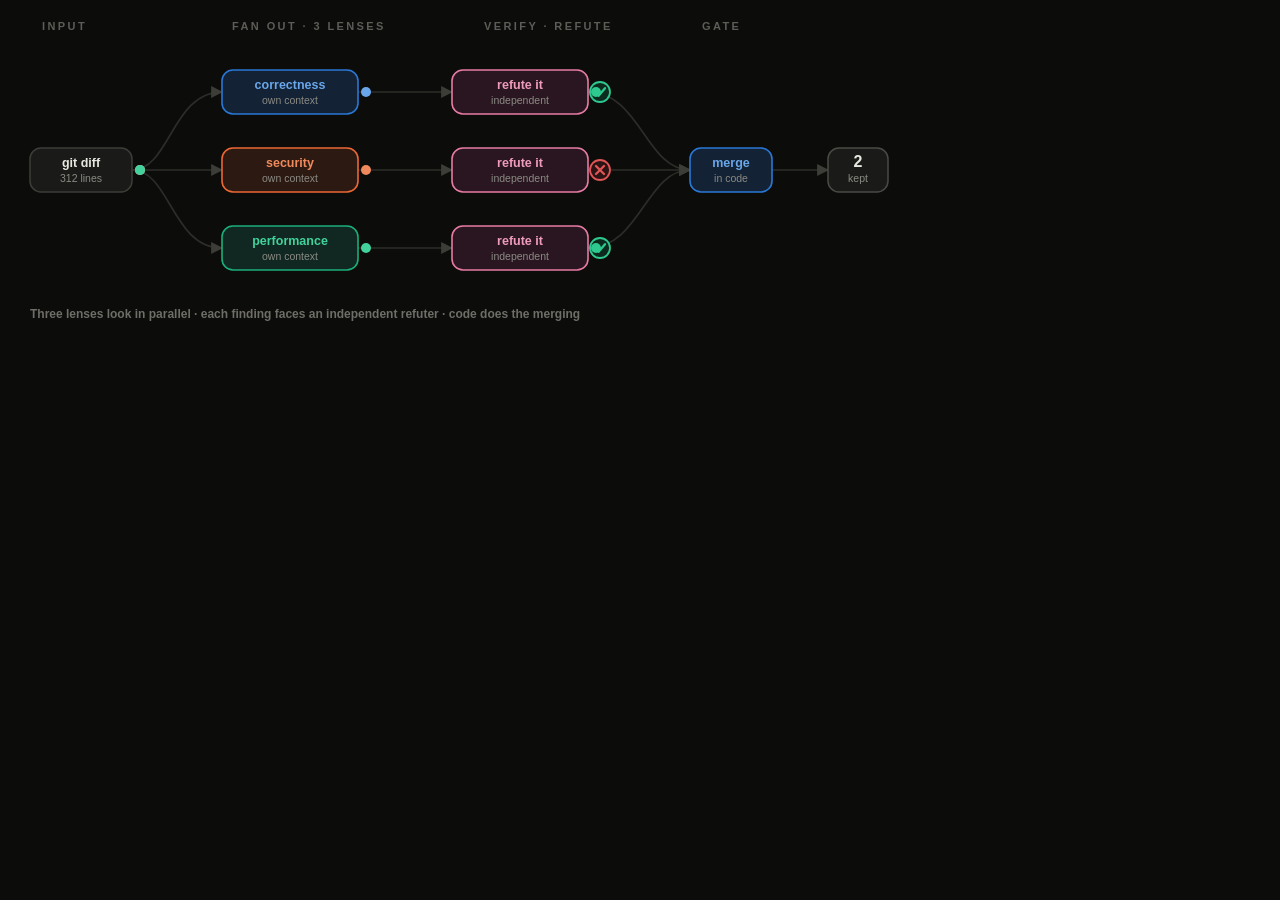
<file: tools/graph-engineering.html>
<!-- Source for docs/assets/img/graph-engineering.gif.
     Every animation shares one 6s cycle and is frozen at --t, so frames can be
     sampled deterministically: set document.documentElement.style --t to
     0, 6/N, 2*6/N … and snapshot at 900x340, then
       magick -delay 12 -loop 0 f*.png -colors 96 -layers OptimizePlus out.gif -->
<!DOCTYPE html>
<html><head><meta charset="utf-8"><style>
  *{margin:0;padding:0;box-sizing:border-box}
  html,body{width:900px;height:340px;overflow:hidden;background:#0c0c0b}
  body{font-family:-apple-system,BlinkMacSystemFont,"Segoe UI",Helvetica,Arial,sans-serif}
  svg{display:block}
  .lbl{font-size:12.5px;font-weight:700;fill:#e8e7e0}
  .sub{font-size:10.5px;font-weight:500;fill:#8b8a84}
  .cap{font-size:12px;font-weight:600;fill:#6e6d67}
  .stage{font-size:11px;font-weight:800;fill:#5d5c57;letter-spacing:2.4px}

  /* every animation shares one 6s cycle, frozen at --t by the frame renderer */
  .a{animation-duration:6s;animation-iteration-count:infinite;animation-timing-function:linear;
     animation-play-state:paused;animation-delay:calc(var(--t,0) * -1s)}

  /* edge pulses ------------------------------------------------------- */
  @keyframes fan{0%,2%{opacity:0}4%{opacity:1}18%{opacity:1}20%,100%{opacity:0}}
  @keyframes hop{0%,26%{opacity:0}28%{opacity:1}42%{opacity:1}44%,100%{opacity:0}}
  @keyframes out{0%,62%{opacity:0}64%{opacity:1}80%{opacity:1}82%,100%{opacity:0}}
  .p1{animation-name:fan} .p2{animation-name:hop} .p3{animation-name:out}

  @keyframes m1{0%,2%{transform:translate(0,0)}20%,100%{transform:var(--to)}}
  .mv{animation-name:m1}
  @keyframes m2{0%,26%{transform:translate(0,0)}44%,100%{transform:var(--to)}}
  .mv2{animation-name:m2}
  @keyframes m3{0%,62%{transform:translate(0,0)}82%,100%{transform:var(--to)}}
  .mv3{animation-name:m3}

  /* node activation ---------------------------------------------------- */
  @keyframes lensOn{0%,16%{opacity:.32}20%{opacity:1}46%{opacity:1}52%,100%{opacity:.32}}
  .lens{animation-name:lensOn}
  @keyframes verOn{0%,42%{opacity:.3}46%{opacity:1}88%{opacity:1}94%,100%{opacity:.3}}
  .ver{animation-name:verOn}
  @keyframes gateOn{0%,60%{opacity:.3}64%{opacity:1}92%{opacity:1}96%,100%{opacity:.3}}
  .gate{animation-name:gateOn}

  /* verdicts: two survive, one is refuted -------------------------------- */
  @keyframes pass{0%,50%{opacity:0}56%{opacity:1}92%{opacity:1}96%,100%{opacity:0}}
  @keyframes kill{0%,50%{opacity:0}56%{opacity:1}92%{opacity:1}96%,100%{opacity:0}}
  .pass{animation-name:pass} .kill{animation-name:kill}

  /* the refuted finding never leaves the verifier */
  @keyframes result{0%,78%{opacity:0}84%{opacity:1}96%{opacity:1}99%,100%{opacity:0}}
  .res{animation-name:result}
</style></head><body>

<svg width="900" height="340" viewBox="0 0 900 340">
  <defs>
    <marker id="ar" markerWidth="7" markerHeight="7" refX="6.4" refY="3.5" orient="auto">
      <path d="M0,0 L7,3.5 L0,7 z" fill="#3d3d38"/>
    </marker>
  </defs>

  <!-- stage captions -->
  <text class="stage" x="42"  y="30">INPUT</text>
  <text class="stage" x="232" y="30">FAN OUT · 3 LENSES</text>
  <text class="stage" x="484" y="30">VERIFY · REFUTE</text>
  <text class="stage" x="702" y="30">GATE</text>

  <!-- ── edges ───────────────────────────────────────────────────────── -->
  <g stroke="#2c2c28" stroke-width="1.7" fill="none" marker-end="url(#ar)">
    <path d="M132 170 C 170 170, 172 92,  222 92"/>
    <path d="M132 170 H 222"/>
    <path d="M132 170 C 170 170, 172 248, 222 248"/>
    <path d="M358 92  H 452"/><path d="M358 170 H 452"/><path d="M358 248 H 452"/>
    <path d="M588 92  C 640 92,  646 170, 690 170"/>
    <path d="M588 170 H 690"/>
    <path d="M588 248 C 640 248, 646 170, 690 170"/>
    <path d="M772 170 H 828"/>
  </g>

  <!-- ── input ───────────────────────────────────────────────────────── -->
  <g>
    <rect x="30" y="148" width="102" height="44" rx="11" fill="#1a1a18" stroke="#3d3d38" stroke-width="1.5"/>
    <text class="lbl" x="81" y="167" text-anchor="middle">git diff</text>
    <text class="sub" x="81" y="182" text-anchor="middle">312 lines</text>
  </g>

  <!-- ── three lenses ────────────────────────────────────────────────── -->
  <g class="a lens">
    <rect x="222" y="70" width="136" height="44" rx="11" fill="#132234" stroke="#2a78d6" stroke-width="1.6"/>
    <text class="lbl" x="290" y="89"  text-anchor="middle" style="fill:#6aa6ea">correctness</text>
    <text class="sub" x="290" y="104" text-anchor="middle">own context</text>
  </g>
  <g class="a lens">
    <rect x="222" y="148" width="136" height="44" rx="11" fill="#2c1a12" stroke="#eb6834" stroke-width="1.6"/>
    <text class="lbl" x="290" y="167" text-anchor="middle" style="fill:#f08a5c">security</text>
    <text class="sub" x="290" y="182" text-anchor="middle">own context</text>
  </g>
  <g class="a lens">
    <rect x="222" y="226" width="136" height="44" rx="11" fill="#102821" stroke="#1baf7a" stroke-width="1.6"/>
    <text class="lbl" x="290" y="245" text-anchor="middle" style="fill:#42d29c">performance</text>
    <text class="sub" x="290" y="260" text-anchor="middle">own context</text>
  </g>

  <!-- ── verifiers ───────────────────────────────────────────────────── -->
  <g class="a ver">
    <rect x="452" y="70" width="136" height="44" rx="11" fill="#2a1620" stroke="#e87ba4" stroke-width="1.6"/>
    <text class="lbl" x="520" y="89"  text-anchor="middle" style="fill:#ef9bbd">refute it</text>
    <text class="sub" x="520" y="104" text-anchor="middle">independent</text>
  </g>
  <g class="a ver">
    <rect x="452" y="148" width="136" height="44" rx="11" fill="#2a1620" stroke="#e87ba4" stroke-width="1.6"/>
    <text class="lbl" x="520" y="167" text-anchor="middle" style="fill:#ef9bbd">refute it</text>
    <text class="sub" x="520" y="182" text-anchor="middle">independent</text>
  </g>
  <g class="a ver">
    <rect x="452" y="226" width="136" height="44" rx="11" fill="#2a1620" stroke="#e87ba4" stroke-width="1.6"/>
    <text class="lbl" x="520" y="245" text-anchor="middle" style="fill:#ef9bbd">refute it</text>
    <text class="sub" x="520" y="260" text-anchor="middle">independent</text>
  </g>

  <!-- verdicts -->
  <g class="a pass"><circle cx="600" cy="92" r="10" fill="#0d2a1f" stroke="#2ec98f" stroke-width="1.8"/>
    <path d="M595 92 l3.6 3.8 6.4 -7.6" stroke="#2ec98f" stroke-width="2.3" fill="none" stroke-linecap="round" stroke-linejoin="round"/></g>
  <g class="a kill"><circle cx="600" cy="170" r="10" fill="#2c1414" stroke="#e05555" stroke-width="1.8"/>
    <path d="M596 166 l8 8 M604 166 l-8 8" stroke="#e05555" stroke-width="2.3" stroke-linecap="round"/></g>
  <g class="a pass"><circle cx="600" cy="248" r="10" fill="#0d2a1f" stroke="#2ec98f" stroke-width="1.8"/>
    <path d="M595 248 l3.6 3.8 6.4 -7.6" stroke="#2ec98f" stroke-width="2.3" fill="none" stroke-linecap="round" stroke-linejoin="round"/></g>

  <!-- ── deterministic gate ──────────────────────────────────────────── -->
  <g class="a gate">
    <rect x="690" y="148" width="82" height="44" rx="11" fill="#132234" stroke="#2a78d6" stroke-width="1.6"/>
    <text class="lbl" x="731" y="167" text-anchor="middle" style="fill:#6aa6ea">merge</text>
    <text class="sub" x="731" y="182" text-anchor="middle">in code</text>
  </g>

  <!-- ── result ──────────────────────────────────────────────────────── -->
  <g class="a res">
    <rect x="828" y="148" width="60" height="44" rx="11" fill="#1a1a18" stroke="#4a4a45" stroke-width="1.5"/>
    <text class="lbl" x="858" y="167" text-anchor="middle" style="font-size:16px">2</text>
    <text class="sub" x="858" y="182" text-anchor="middle">kept</text>
  </g>

  <!-- ── travelling pulses ───────────────────────────────────────────── -->
  <!-- diff → lenses -->
  <g class="a p1"><circle class="a mv" cx="140" cy="170" r="5" fill="#6aa6ea" style="--to:translate(74px,-78px)"/></g>
  <g class="a p1"><circle class="a mv" cx="140" cy="170" r="5" fill="#f08a5c" style="--to:translate(74px,0px)"/></g>
  <g class="a p1"><circle class="a mv" cx="140" cy="170" r="5" fill="#42d29c" style="--to:translate(74px,78px)"/></g>
  <!-- lenses → verifiers (a finding each) -->
  <g class="a p2"><circle class="a mv2" cx="366" cy="92"  r="5" fill="#6aa6ea" style="--to:translate(80px,0px)"/></g>
  <g class="a p2"><circle class="a mv2" cx="366" cy="170" r="5" fill="#f08a5c" style="--to:translate(80px,0px)"/></g>
  <g class="a p2"><circle class="a mv2" cx="366" cy="248" r="5" fill="#42d29c" style="--to:translate(80px,0px)"/></g>
  <!-- survivors → gate (the middle one is gone) -->
  <g class="a p3"><circle class="a mv3" cx="596" cy="92"  r="5" fill="#2ec98f" style="--to:translate(98px,78px)"/></g>
  <g class="a p3"><circle class="a mv3" cx="596" cy="248" r="5" fill="#2ec98f" style="--to:translate(98px,-78px)"/></g>

  <!-- footer note -->
  <text class="cap" x="30" y="318">Three lenses look in parallel · each finding faces an independent refuter · code does the merging</text>
</svg>
</body></html>
</file>
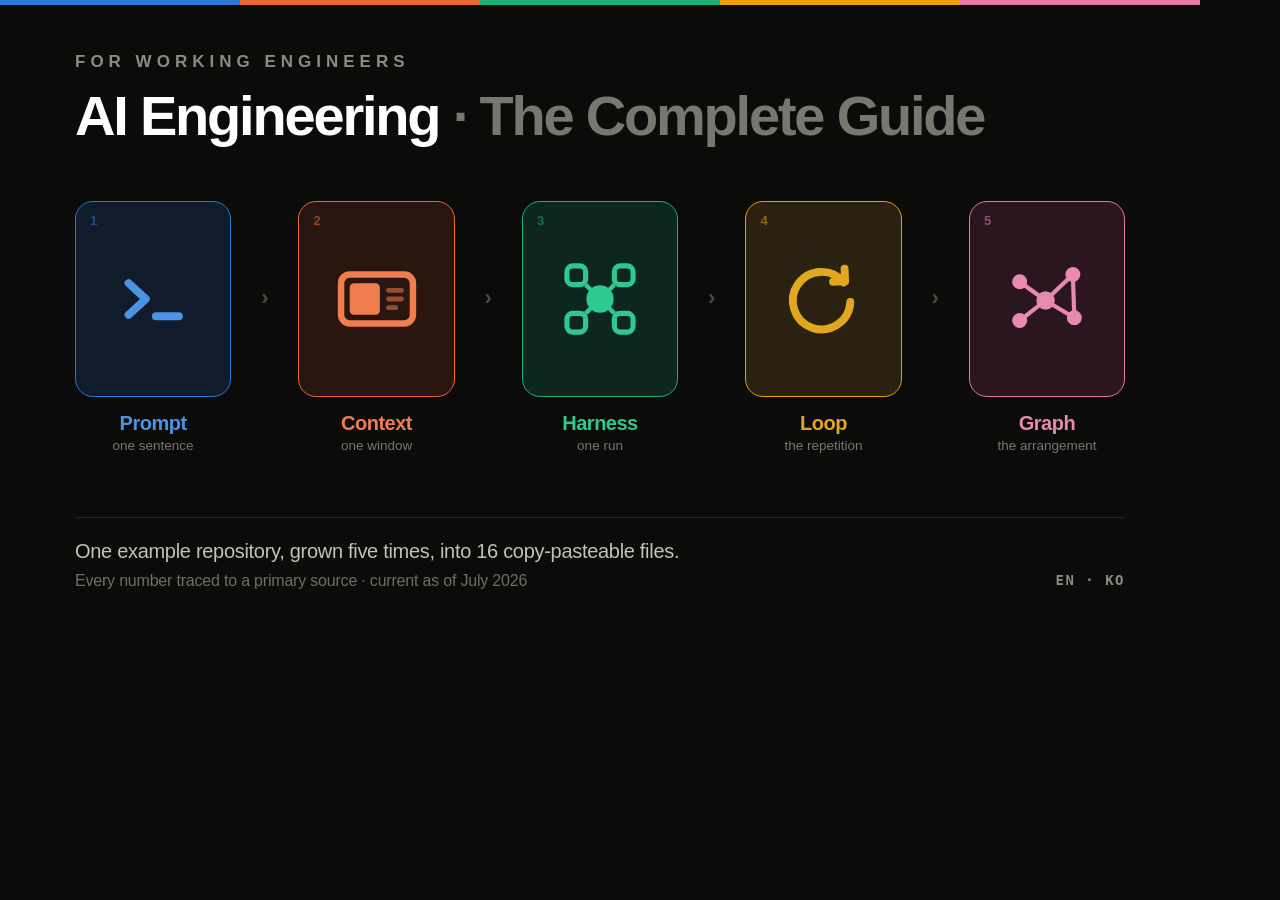
<file: tools/og-en.html>
<!-- Source for docs/assets/og.png (1200x630 social preview).
     Render at exactly 1200x630 and export as PNG. -->
<!DOCTYPE html>
<html><head><meta charset="utf-8"><style>
  *{margin:0;padding:0;box-sizing:border-box}
  html,body{width:1200px;height:630px;overflow:hidden}
  body{background:#0b0b0a;color:#fff;
    font-family:-apple-system,BlinkMacSystemFont,"Segoe UI",Helvetica,Arial,sans-serif;
    position:relative}
  .rule{position:absolute;inset:0 0 auto 0;height:5px;display:flex}
  .rule i{flex:1}
  .wrap{padding:52px 75px 0}
  .eyebrow{font-size:17px;font-weight:800;letter-spacing:5px;color:#8b8a84}
  h1{font-size:56px;font-weight:800;letter-spacing:-2.2px;line-height:1.06;margin-top:14px}
  h1 em{font-style:normal;color:#77766f}

  .row{display:flex;align-items:flex-start;gap:30px;margin-top:56px}
  .cell{width:186px}
  .card{height:196px;border-radius:18px;display:grid;place-items:center;
    border:1.6px solid;position:relative}
  .card svg{width:92px;height:92px}
  .n{position:absolute;top:11px;left:14px;font-size:13px;font-weight:800;opacity:.55}
  .name{margin-top:15px;font-size:20px;font-weight:800;letter-spacing:-.5px;text-align:center}
  .unit{margin-top:3px;font-size:13.5px;font-weight:500;color:#77766f;text-align:center}
  .arrow{align-self:center;margin-top:-58px;color:#4a4a45;font-size:22px;font-weight:700}

  .foot{position:absolute;left:75px;right:75px;bottom:40px}
  .foot hr{border:0;border-top:1px solid #26262300;border-top-color:#262623;margin-bottom:22px}
  .f1{font-size:20px;color:#c3c2b7;letter-spacing:-.3px}
  .f2{margin-top:9px;font-size:16px;color:#6e6d67;letter-spacing:-.2px;
      display:flex;justify-content:space-between}
  .f2 b{font-weight:700;color:#8b8a84;letter-spacing:1.5px;
        font-family:ui-monospace,SFMono-Regular,Menlo,monospace;font-size:14px}
</style></head><body>

<div class="rule"><i style="background:#2a78d6"></i><i style="background:#eb6834"></i><i style="background:#1baf7a"></i><i style="background:#eda100"></i><i style="background:#e87ba4"></i></div>

<div class="wrap">
  <div class="eyebrow">FOR WORKING ENGINEERS</div>
  <h1>AI Engineering <em>· The Complete Guide</em></h1>

  <div class="row">

    <!-- 1 PROMPT — a terminal prompt: what you type -->
    <div class="cell">
      <div class="card" style="border-color:#2a78d6;background:#101c2b">
        <span class="n" style="color:#2a78d6">1</span>
        <svg viewBox="0 0 64 64" fill="none" stroke="#4b93e4" stroke-width="5.5"
             stroke-linecap="round" stroke-linejoin="round">
          <path d="M15 21 L27 32 L15 43"/><path d="M34 44 H50"/>
        </svg>
      </div>
      <div class="name" style="color:#4b93e4">Prompt</div>
      <div class="unit">one sentence</div>
    </div>
    <div class="arrow">›</div>

    <!-- 2 CONTEXT — a window with a finite budget partly spent -->
    <div class="cell">
      <div class="card" style="border-color:#eb6834;background:#2a1610">
        <span class="n" style="color:#eb6834">2</span>
        <svg viewBox="0 0 64 64" fill="none" stroke="#ef7d4d" stroke-width="4.5">
          <rect x="7" y="15" width="50" height="34" rx="6"/>
          <rect x="13" y="21" width="21" height="22" rx="3" fill="#ef7d4d" stroke="none"/>
          <path d="M40 26 h9 M40 32 h9 M40 38 h5" stroke-width="3.4" stroke-linecap="round" opacity=".55"/>
        </svg>
      </div>
      <div class="name" style="color:#ef7d4d">Context</div>
      <div class="unit">one window</div>
    </div>
    <div class="arrow">›</div>

    <!-- 3 HARNESS — everything strapped around the model -->
    <div class="cell">
      <div class="card" style="border-color:#1baf7a;background:#0d2620">
        <span class="n" style="color:#1baf7a">3</span>
        <svg viewBox="0 0 64 64" fill="none" stroke="#2ec98f" stroke-width="3.6">
          <path d="M22 22 L28 28 M42 22 L36 28 M22 42 L28 36 M42 42 L36 36" stroke-width="3"/>
          <circle cx="32" cy="32" r="9.5" fill="#2ec98f" stroke="none"/>
          <rect x="9"  y="9"  width="13" height="13" rx="4"/>
          <rect x="42" y="9"  width="13" height="13" rx="4"/>
          <rect x="9"  y="42" width="13" height="13" rx="4"/>
          <rect x="42" y="42" width="13" height="13" rx="4"/>
        </svg>
      </div>
      <div class="name" style="color:#2ec98f">Harness</div>
      <div class="unit">one run</div>
    </div>
    <div class="arrow">›</div>

    <!-- 4 LOOP — it comes back round on its own -->
    <div class="cell">
      <div class="card" style="border-color:#eda100;background:#2b2110">
        <span class="n" style="color:#eda100">4</span>
        <svg viewBox="0 0 64 64" fill="none" stroke="#e0a821" stroke-width="5.5"
             stroke-linecap="round" stroke-linejoin="round">
          <path d="M46.5 20.5 A20 20 0 1 0 51 34"/>
          <path d="M39 20 L47.4 19.6 L47 11"/>
        </svg>
      </div>
      <div class="name" style="color:#e0a821">Loop</div>
      <div class="unit">the repetition</div>
    </div>
    <div class="arrow">›</div>

    <!-- 5 GRAPH — fan out, verify, merge -->
    <div class="cell">
      <div class="card" style="border-color:#e87ba4;background:#2b1620">
        <span class="n" style="color:#e87ba4">5</span>
        <svg viewBox="0 0 64 64" fill="none" stroke="#e88ab0" stroke-width="2.9">
          <path d="M13 20 L31 33 M13 47 L31 33 M31 33 L50 15 M31 33 L51 45 M50 15 L51 45"/>
          <circle cx="13" cy="20" r="5.2" fill="#e88ab0" stroke="none"/>
          <circle cx="13" cy="47" r="5.2" fill="#e88ab0" stroke="none"/>
          <circle cx="31" cy="33" r="6.4" fill="#e88ab0" stroke="none"/>
          <circle cx="50" cy="15" r="5.2" fill="#e88ab0" stroke="none"/>
          <circle cx="51" cy="45" r="5.2" fill="#e88ab0" stroke="none"/>
        </svg>
      </div>
      <div class="name" style="color:#e88ab0">Graph</div>
      <div class="unit">the arrangement</div>
    </div>

  </div>
</div>

<div class="foot">
  <hr>
  <div class="f1">One example repository, grown five times, into 16 copy-pasteable files.</div>
  <div class="f2"><span>Every number traced to a primary source · current as of July 2026</span><b>EN · KO</b></div>
</div>

</body></html>
</file>
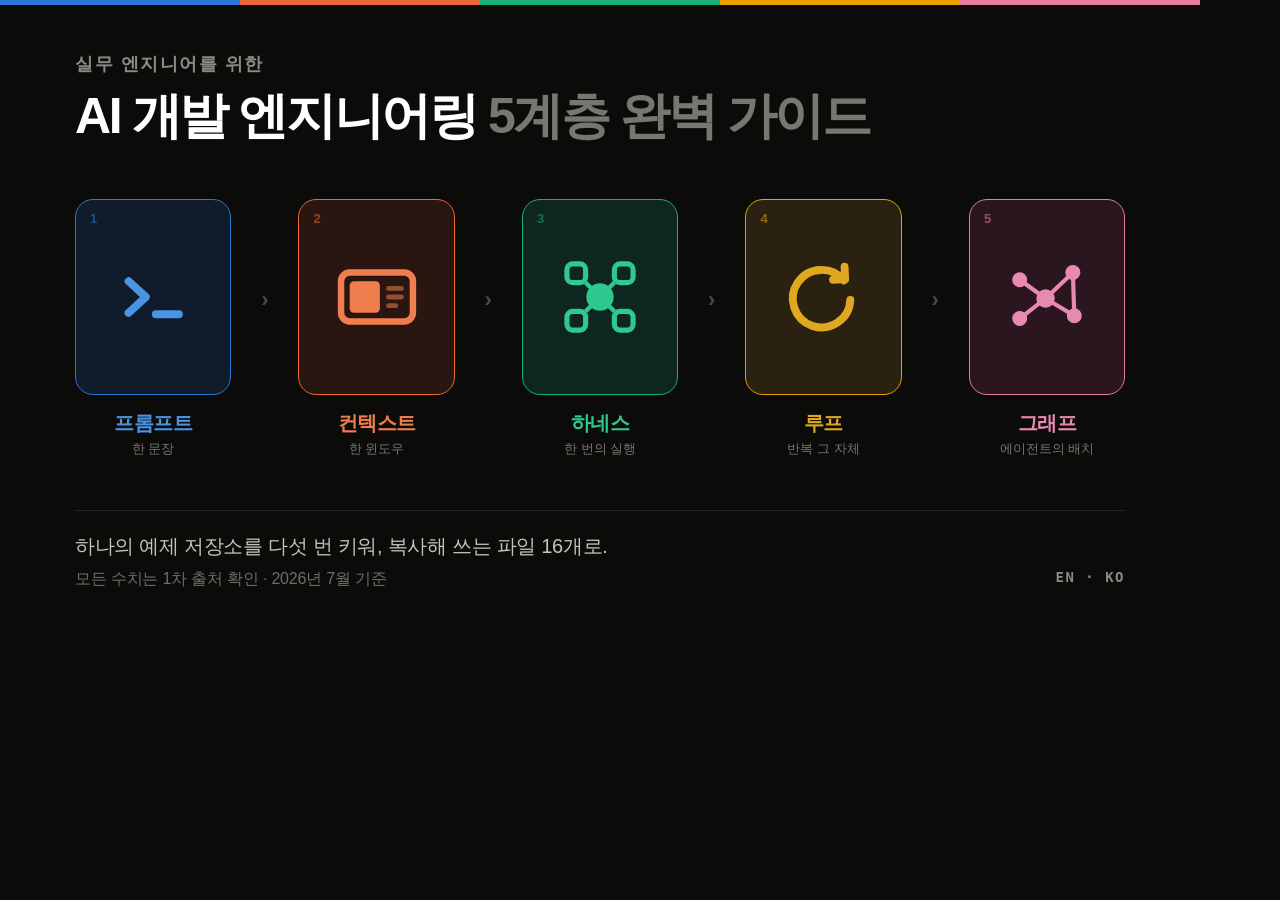
<file: tools/og-ko.html>
<!-- Source for docs/assets/og-ko.png (1200x630 social preview).
     Render at exactly 1200x630 and export as PNG. -->
<!DOCTYPE html>
<html><head><meta charset="utf-8"><style>
  *{margin:0;padding:0;box-sizing:border-box}
  html,body{width:1200px;height:630px;overflow:hidden}
  body{background:#0b0b0a;color:#fff;
    font-family:-apple-system,BlinkMacSystemFont,"Segoe UI",Helvetica,Arial,sans-serif;
    position:relative}
  .rule{position:absolute;inset:0 0 auto 0;height:5px;display:flex}
  .rule i{flex:1}
  .wrap{padding:52px 75px 0}
  .eyebrow{font-size:18px;font-weight:700;letter-spacing:1.5px;color:#8b8a84}
  h1{font-size:50px;font-weight:800;letter-spacing:-2.4px;line-height:1.06;margin-top:14px}
  h1 em{font-style:normal;color:#77766f}

  .row{display:flex;align-items:flex-start;gap:30px;margin-top:56px}
  .cell{width:186px}
  .card{height:196px;border-radius:18px;display:grid;place-items:center;
    border:1.6px solid;position:relative}
  .card svg{width:92px;height:92px}
  .n{position:absolute;top:11px;left:14px;font-size:13px;font-weight:800;opacity:.55}
  .name{margin-top:15px;font-size:20px;font-weight:800;letter-spacing:-.5px;text-align:center}
  .unit{margin-top:3px;font-size:13px;font-weight:500;color:#77766f;text-align:center}
  .arrow{align-self:center;margin-top:-58px;color:#4a4a45;font-size:22px;font-weight:700}

  .foot{position:absolute;left:75px;right:75px;bottom:40px}
  .foot hr{border:0;border-top:1px solid #26262300;border-top-color:#262623;margin-bottom:22px}
  .f1{font-size:20px;color:#c3c2b7;letter-spacing:-.3px}
  .f2{margin-top:9px;font-size:16px;color:#6e6d67;letter-spacing:-.2px;
      display:flex;justify-content:space-between}
  .f2 b{font-weight:700;color:#8b8a84;letter-spacing:1.5px;
        font-family:ui-monospace,SFMono-Regular,Menlo,monospace;font-size:14px}
</style></head><body>

<div class="rule"><i style="background:#2a78d6"></i><i style="background:#eb6834"></i><i style="background:#1baf7a"></i><i style="background:#eda100"></i><i style="background:#e87ba4"></i></div>

<div class="wrap">
  <div class="eyebrow">실무 엔지니어를 위한</div>
  <h1>AI 개발 엔지니어링 <em>5계층 완벽 가이드</em></h1>

  <div class="row">

    <!-- 1 PROMPT — a terminal prompt: what you type -->
    <div class="cell">
      <div class="card" style="border-color:#2a78d6;background:#101c2b">
        <span class="n" style="color:#2a78d6">1</span>
        <svg viewBox="0 0 64 64" fill="none" stroke="#4b93e4" stroke-width="5.5"
             stroke-linecap="round" stroke-linejoin="round">
          <path d="M15 21 L27 32 L15 43"/><path d="M34 44 H50"/>
        </svg>
      </div>
      <div class="name" style="color:#4b93e4">프롬프트</div>
      <div class="unit">한 문장</div>
    </div>
    <div class="arrow">›</div>

    <!-- 2 CONTEXT — a window with a finite budget partly spent -->
    <div class="cell">
      <div class="card" style="border-color:#eb6834;background:#2a1610">
        <span class="n" style="color:#eb6834">2</span>
        <svg viewBox="0 0 64 64" fill="none" stroke="#ef7d4d" stroke-width="4.5">
          <rect x="7" y="15" width="50" height="34" rx="6"/>
          <rect x="13" y="21" width="21" height="22" rx="3" fill="#ef7d4d" stroke="none"/>
          <path d="M40 26 h9 M40 32 h9 M40 38 h5" stroke-width="3.4" stroke-linecap="round" opacity=".55"/>
        </svg>
      </div>
      <div class="name" style="color:#ef7d4d">컨텍스트</div>
      <div class="unit">한 윈도우</div>
    </div>
    <div class="arrow">›</div>

    <!-- 3 HARNESS — everything strapped around the model -->
    <div class="cell">
      <div class="card" style="border-color:#1baf7a;background:#0d2620">
        <span class="n" style="color:#1baf7a">3</span>
        <svg viewBox="0 0 64 64" fill="none" stroke="#2ec98f" stroke-width="3.6">
          <path d="M22 22 L28 28 M42 22 L36 28 M22 42 L28 36 M42 42 L36 36" stroke-width="3"/>
          <circle cx="32" cy="32" r="9.5" fill="#2ec98f" stroke="none"/>
          <rect x="9"  y="9"  width="13" height="13" rx="4"/>
          <rect x="42" y="9"  width="13" height="13" rx="4"/>
          <rect x="9"  y="42" width="13" height="13" rx="4"/>
          <rect x="42" y="42" width="13" height="13" rx="4"/>
        </svg>
      </div>
      <div class="name" style="color:#2ec98f">하네스</div>
      <div class="unit">한 번의 실행</div>
    </div>
    <div class="arrow">›</div>

    <!-- 4 LOOP — it comes back round on its own -->
    <div class="cell">
      <div class="card" style="border-color:#eda100;background:#2b2110">
        <span class="n" style="color:#eda100">4</span>
        <svg viewBox="0 0 64 64" fill="none" stroke="#e0a821" stroke-width="5.5"
             stroke-linecap="round" stroke-linejoin="round">
          <path d="M46.5 20.5 A20 20 0 1 0 51 34"/>
          <path d="M39 20 L47.4 19.6 L47 11"/>
        </svg>
      </div>
      <div class="name" style="color:#e0a821">루프</div>
      <div class="unit">반복 그 자체</div>
    </div>
    <div class="arrow">›</div>

    <!-- 5 GRAPH — fan out, verify, merge -->
    <div class="cell">
      <div class="card" style="border-color:#e87ba4;background:#2b1620">
        <span class="n" style="color:#e87ba4">5</span>
        <svg viewBox="0 0 64 64" fill="none" stroke="#e88ab0" stroke-width="2.9">
          <path d="M13 20 L31 33 M13 47 L31 33 M31 33 L50 15 M31 33 L51 45 M50 15 L51 45"/>
          <circle cx="13" cy="20" r="5.2" fill="#e88ab0" stroke="none"/>
          <circle cx="13" cy="47" r="5.2" fill="#e88ab0" stroke="none"/>
          <circle cx="31" cy="33" r="6.4" fill="#e88ab0" stroke="none"/>
          <circle cx="50" cy="15" r="5.2" fill="#e88ab0" stroke="none"/>
          <circle cx="51" cy="45" r="5.2" fill="#e88ab0" stroke="none"/>
        </svg>
      </div>
      <div class="name" style="color:#e88ab0">그래프</div>
      <div class="unit">에이전트의 배치</div>
    </div>

  </div>
</div>

<div class="foot">
  <hr>
  <div class="f1">하나의 예제 저장소를 다섯 번 키워, 복사해 쓰는 파일 16개로.</div>
  <div class="f2"><span>모든 수치는 1차 출처 확인 · 2026년 7월 기준</span><b>EN · KO</b></div>
</div>

</body></html>
</file>
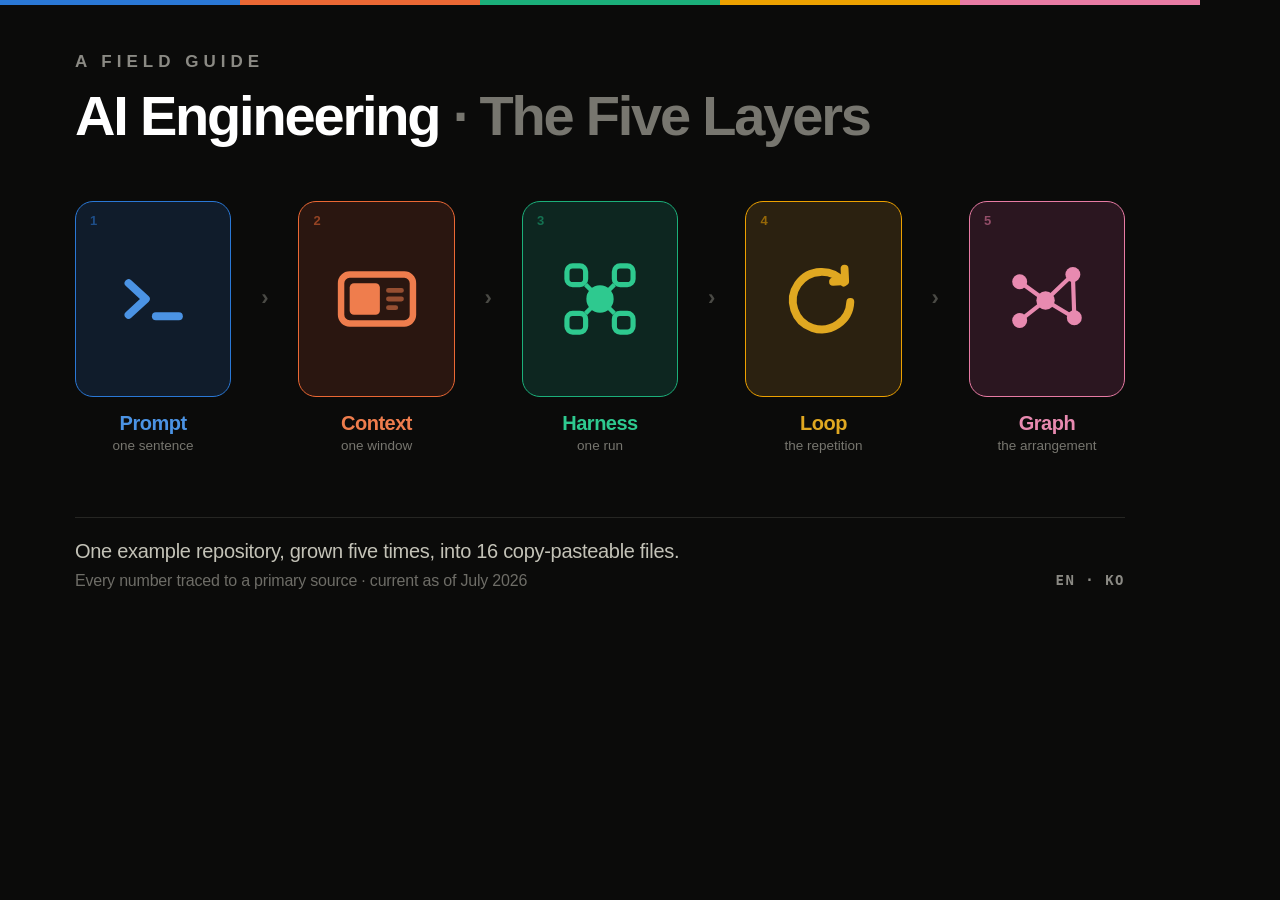
<file: tools/og.html>
<!-- Source for docs/assets/og.png (1200x630 social preview).
     Render at exactly 1200x630 and export as PNG — e.g. open in a browser
     sized to 1200x630 and screenshot, or any headless-browser snapshot. -->
<!DOCTYPE html>
<html><head><meta charset="utf-8"><style>
  *{margin:0;padding:0;box-sizing:border-box}
  html,body{width:1200px;height:630px;overflow:hidden}
  body{background:#0b0b0a;color:#fff;
    font-family:-apple-system,BlinkMacSystemFont,"Segoe UI",Helvetica,Arial,sans-serif;
    position:relative}
  .rule{position:absolute;inset:0 0 auto 0;height:5px;display:flex}
  .rule i{flex:1}
  .wrap{padding:52px 75px 0}
  .eyebrow{font-size:17px;font-weight:800;letter-spacing:5px;color:#8b8a84}
  h1{font-size:56px;font-weight:800;letter-spacing:-2.2px;line-height:1.06;margin-top:14px}
  h1 em{font-style:normal;color:#77766f}

  .row{display:flex;align-items:flex-start;gap:30px;margin-top:56px}
  .cell{width:186px}
  .card{height:196px;border-radius:18px;display:grid;place-items:center;
    border:1.6px solid;position:relative}
  .card svg{width:92px;height:92px}
  .n{position:absolute;top:11px;left:14px;font-size:13px;font-weight:800;opacity:.55}
  .name{margin-top:15px;font-size:20px;font-weight:800;letter-spacing:-.5px;text-align:center}
  .unit{margin-top:3px;font-size:13.5px;font-weight:500;color:#77766f;text-align:center}
  .arrow{align-self:center;margin-top:-58px;color:#4a4a45;font-size:22px;font-weight:700}

  .foot{position:absolute;left:75px;right:75px;bottom:40px}
  .foot hr{border:0;border-top:1px solid #26262300;border-top-color:#262623;margin-bottom:22px}
  .f1{font-size:20px;color:#c3c2b7;letter-spacing:-.3px}
  .f2{margin-top:9px;font-size:16px;color:#6e6d67;letter-spacing:-.2px;
      display:flex;justify-content:space-between}
  .f2 b{font-weight:700;color:#8b8a84;letter-spacing:1.5px;
        font-family:ui-monospace,SFMono-Regular,Menlo,monospace;font-size:14px}
</style></head><body>

<div class="rule"><i style="background:#2a78d6"></i><i style="background:#eb6834"></i><i style="background:#1baf7a"></i><i style="background:#eda100"></i><i style="background:#e87ba4"></i></div>

<div class="wrap">
  <div class="eyebrow">A FIELD GUIDE</div>
  <h1>AI Engineering <em>· The Five Layers</em></h1>

  <div class="row">

    <!-- 1 PROMPT — a terminal prompt: what you type -->
    <div class="cell">
      <div class="card" style="border-color:#2a78d6;background:#101c2b">
        <span class="n" style="color:#2a78d6">1</span>
        <svg viewBox="0 0 64 64" fill="none" stroke="#4b93e4" stroke-width="5.5"
             stroke-linecap="round" stroke-linejoin="round">
          <path d="M15 21 L27 32 L15 43"/><path d="M34 44 H50"/>
        </svg>
      </div>
      <div class="name" style="color:#4b93e4">Prompt</div>
      <div class="unit">one sentence</div>
    </div>
    <div class="arrow">›</div>

    <!-- 2 CONTEXT — a window with a finite budget partly spent -->
    <div class="cell">
      <div class="card" style="border-color:#eb6834;background:#2a1610">
        <span class="n" style="color:#eb6834">2</span>
        <svg viewBox="0 0 64 64" fill="none" stroke="#ef7d4d" stroke-width="4.5">
          <rect x="7" y="15" width="50" height="34" rx="6"/>
          <rect x="13" y="21" width="21" height="22" rx="3" fill="#ef7d4d" stroke="none"/>
          <path d="M40 26 h9 M40 32 h9 M40 38 h5" stroke-width="3.4" stroke-linecap="round" opacity=".55"/>
        </svg>
      </div>
      <div class="name" style="color:#ef7d4d">Context</div>
      <div class="unit">one window</div>
    </div>
    <div class="arrow">›</div>

    <!-- 3 HARNESS — everything strapped around the model -->
    <div class="cell">
      <div class="card" style="border-color:#1baf7a;background:#0d2620">
        <span class="n" style="color:#1baf7a">3</span>
        <svg viewBox="0 0 64 64" fill="none" stroke="#2ec98f" stroke-width="3.6">
          <path d="M22 22 L28 28 M42 22 L36 28 M22 42 L28 36 M42 42 L36 36" stroke-width="3"/>
          <circle cx="32" cy="32" r="9.5" fill="#2ec98f" stroke="none"/>
          <rect x="9"  y="9"  width="13" height="13" rx="4"/>
          <rect x="42" y="9"  width="13" height="13" rx="4"/>
          <rect x="9"  y="42" width="13" height="13" rx="4"/>
          <rect x="42" y="42" width="13" height="13" rx="4"/>
        </svg>
      </div>
      <div class="name" style="color:#2ec98f">Harness</div>
      <div class="unit">one run</div>
    </div>
    <div class="arrow">›</div>

    <!-- 4 LOOP — it comes back round on its own -->
    <div class="cell">
      <div class="card" style="border-color:#eda100;background:#2b2110">
        <span class="n" style="color:#eda100">4</span>
        <svg viewBox="0 0 64 64" fill="none" stroke="#e0a821" stroke-width="5.5"
             stroke-linecap="round" stroke-linejoin="round">
          <path d="M46.5 20.5 A20 20 0 1 0 51 34"/>
          <path d="M39 20 L47.4 19.6 L47 11"/>
        </svg>
      </div>
      <div class="name" style="color:#e0a821">Loop</div>
      <div class="unit">the repetition</div>
    </div>
    <div class="arrow">›</div>

    <!-- 5 GRAPH — fan out, verify, merge -->
    <div class="cell">
      <div class="card" style="border-color:#e87ba4;background:#2b1620">
        <span class="n" style="color:#e87ba4">5</span>
        <svg viewBox="0 0 64 64" fill="none" stroke="#e88ab0" stroke-width="2.9">
          <path d="M13 20 L31 33 M13 47 L31 33 M31 33 L50 15 M31 33 L51 45 M50 15 L51 45"/>
          <circle cx="13" cy="20" r="5.2" fill="#e88ab0" stroke="none"/>
          <circle cx="13" cy="47" r="5.2" fill="#e88ab0" stroke="none"/>
          <circle cx="31" cy="33" r="6.4" fill="#e88ab0" stroke="none"/>
          <circle cx="50" cy="15" r="5.2" fill="#e88ab0" stroke="none"/>
          <circle cx="51" cy="45" r="5.2" fill="#e88ab0" stroke="none"/>
        </svg>
      </div>
      <div class="name" style="color:#e88ab0">Graph</div>
      <div class="unit">the arrangement</div>
    </div>

  </div>
</div>

<div class="foot">
  <hr>
  <div class="f1">One example repository, grown five times, into 16 copy-pasteable files.</div>
  <div class="f2"><span>Every number traced to a primary source · current as of July 2026</span><b>EN · KO</b></div>
</div>

</body></html>
</file>
